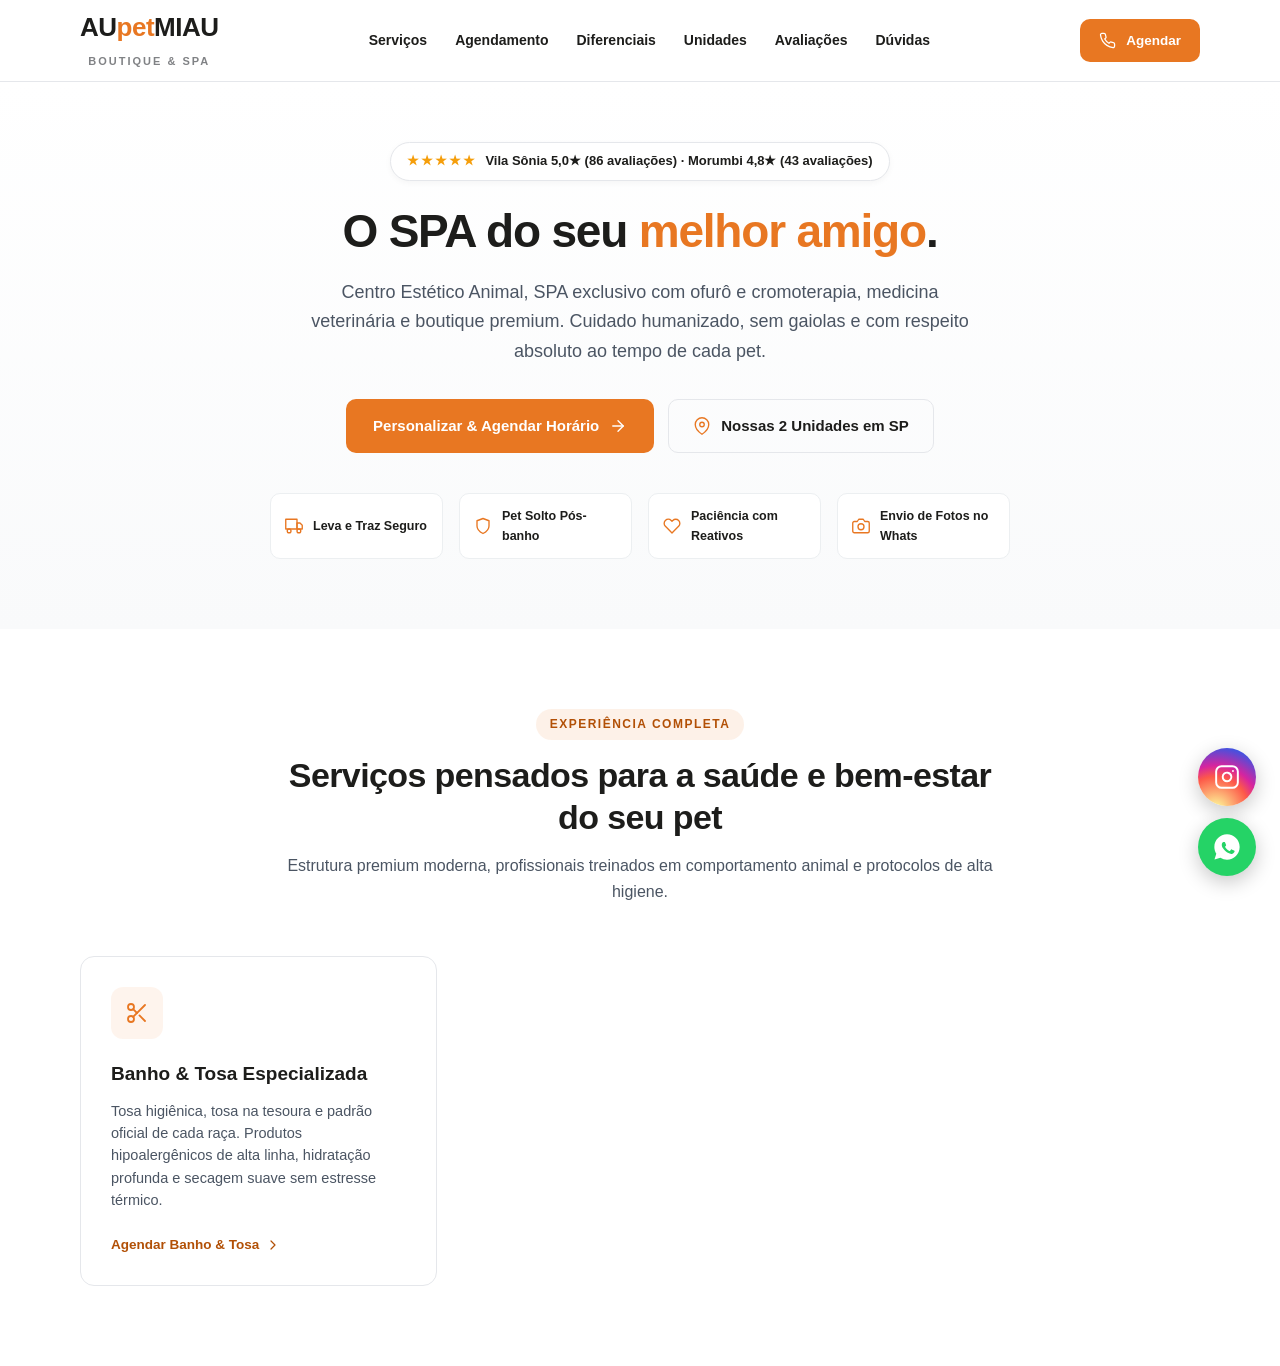
<file: index.part1.html>
<!DOCTYPE html>
<html lang="pt-BR" data-theme="light">
<head>
  <meta charset="UTF-8">
  <meta name="viewport" content="width=device-width, initial-scale=1.0">
  <title>AUpetMIAU Boutique &amp; SPA</title>
  <meta name="description" content="AUpetMIAU Boutique &amp; SPA: banho, tosa, spa pet e medicina veterinária em 2 unidades em São Paulo. 5,0 no Google. Agende pelo WhatsApp.">
  <link rel="icon" type="image/png" href="favicon.png">
  <meta property="og:type" content="website">
  <meta property="og:title" content="AUpetMIAU Boutique & SPA — Banho, Tosa e Cuidado Pet">
  <meta property="og:description" content="AUpetMIAU Boutique &amp; SPA: banho, tosa, spa pet e medicina veterinária em 2 unidades em São Paulo. 5,0 no Google. Agende pelo WhatsApp.">
  <meta property="og:image" content="https://cliente-01-aupetmiau.vercel.app/og-image.jpg">
  <meta property="og:url" content="https://cliente-01-aupetmiau.vercel.app/">
  <meta property="og:locale" content="pt_BR">
  <meta name="twitter:card" content="summary_large_image">
  <script type="application/ld+json">
  {"@context": "https://schema.org", "@type": "PetStore", "name": "AUpetMIAU Boutique & SPA", "image": "https://cliente-01-aupetmiau.vercel.app/og-image.jpg", "url": "https://cliente-01-aupetmiau.vercel.app/", "telephone": "+5511967087583", "address": {"@type": "PostalAddress", "streetAddress": "Rua Mal. Hastimphilo de Moura, 277, loja 2", "addressLocality": "São Paulo", "addressRegion": "SP", "addressCountry": "BR"}, "aggregateRating": {"@type": "AggregateRating", "ratingValue": "5.0", "reviewCount": "86"}}
  </script>
  
  <!-- Basecoat CSS & System Shell -->

  <link rel="stylesheet" href="assets/styles.css">
</head>
<body>

  <!-- Back to Top Button (Canto inferior esquerdo) -->
  <button type="button" id="backToTopBtn" class="back-to-top-btn" aria-label="Voltar ao topo da página">
    <svg class="svg-icon" style="width: 20px; height: 20px; stroke-width: 2.5;" viewBox="0 0 24 24">
      <line x1="12" y1="19" x2="12" y2="5"></line>
      <polyline points="5 12 12 5 19 12"></polyline>
    </svg>
  </button>

  <!-- Floating Official Contact Buttons (Canto inferior direito) -->
  <aside class="floating-buttons-group" aria-label="Contatos rápidos">
    <!-- Instagram Official Floating Button -->
    <a href="https://www.instagram.com/aupetmiau_boutique_spa" target="_blank" rel="noopener noreferrer" class="floating-btn floating-btn-instagram" aria-label="Acompanhe nosso Instagram @aupetmiau_boutique_spa">
      <span class="floating-tooltip">Siga no Instagram</span>
      <svg class="svg-icon" style="stroke: #FFFFFF; width: 26px; height: 26px;" viewBox="0 0 24 24">
        <rect x="2" y="2" width="20" height="20" rx="5" ry="5"></rect>
        <path d="M16 11.37A4 4 0 1 1 12.63 8 4 4 0 0 1 16 11.37z"></path>
        <line x1="17.5" y1="6.5" x2="17.51" y2="6.5"></line>
      </svg>
    </a>

    <!-- WhatsApp Official Floating Button (Padrão: Portal do Morumbi - Principal) -->
    <a href="https://wa.me/5511967087583?text=Ol%C3%A1%21+Vim+pelo+site+da+AUpetMIAU+e+gostaria+de+agendar+um+atendimento." target="_blank" rel="noopener noreferrer" class="floating-btn floating-btn-whatsapp" aria-label="Agende agora pelo WhatsApp">
      <span class="floating-tooltip">Agendar no WhatsApp</span>
      <!-- Official crisp WhatsApp vector icon -->
      <svg style="width: 30px; height: 30px; fill: #FFFFFF;" viewBox="0 0 32 32" aria-hidden="true">
        <path d="M16 2.5C8.544 2.5 2.5 8.544 2.5 16c0 2.652.766 5.127 2.087 7.215L2.64 29.36l6.347-1.921A13.435 13.435 0 0 0 16 29.5c7.456 0 13.5-6.044 13.5-13.5S23.456 2.5 16 2.5zm7.848 18.966c-.328.92-1.636 1.76-2.274 1.874-.616.11-1.397.16-4.04-0.932-3.376-1.394-5.556-4.838-5.724-5.064-.162-.224-1.37-1.824-1.37-3.48 0-1.656.864-2.47 1.172-2.812.308-.342.672-.428.896-.428.224 0 .448.002.644.012.208.01.488-.078.762.58.28.672.952 2.324 1.036 2.492.084.168.14.364.028.588-.112.224-.168.364-.336.56-.168.196-.354.438-.504.588-.168.168-.342.35-.146.686.196.336.874 1.442 1.876 2.336 1.288 1.148 2.374 1.504 2.71 1.672.336.168.532.14.728-.084.196-.224.84-0.98 1.064-1.316.224-.336.448-.28.756-.168.308.112 1.96 0.924 2.296 1.092.336.168.56.252.644.392.084.14.084.812-.244 1.732z"/>
      </svg>
    </a>
  </aside>

  <!-- Site Navigation -->
  <header class="site-header">
    <div class="site-wrap header-inner">
      <a href="#" class="brand-logo" aria-label="AUpetMIAU Boutique e SPA Página Inicial">
        <div class="logo-main">AU<span class="accent">pet</span>MIAU</div>
        <div class="logo-sub">Boutique &amp; Spa</div>
      </a>

      <nav class="nav-links" aria-label="Menu principal">
        <a href="#servicos" class="nav-link">Serviços</a>
        <a href="#agendador" class="nav-link">Agendamento</a>
        <a href="#diferenciais" class="nav-link">Diferenciais</a>
        <a href="#unidades" class="nav-link">Unidades</a>
        <a href="#avaliacoes" class="nav-link">Avaliações</a>
        <a href="#faq" class="nav-link">Dúvidas</a>
      </nav>

      <div class="header-cta-group">
        <a href="https://wa.me/5511967087583?text=Ol%C3%A1%21+Gostaria+de+agendar+um+hor%C3%A1rio+na+AUpetMIAU." target="_blank" rel="noopener noreferrer" class="btn-action" style="padding: 10px 18px; font-size: 13.5px;">
          <!-- Crisp Phone SVG icon -->
          <svg class="svg-icon" style="width: 17px; height: 17px;" viewBox="0 0 24 24">
            <path d="M22 16.92v3a2 2 0 0 1-2.18 2 19.79 19.79 0 0 1-8.63-3.07 19.5 19.5 0 0 1-6-6 19.79 19.79 0 0 1-3.07-8.67A2 2 0 0 1 4.11 2h3a2 2 0 0 1 2 1.72 12.84 12.84 0 0 0 .7 2.81 2 2 0 0 1-.45 2.11L8.09 9.91a16 16 0 0 0 6 6l1.27-1.27a2 2 0 0 1 2.11-.45 12.84 12.84 0 0 0 2.81.7A2 2 0 0 1 22 16.92z"></path>
          </svg>
          <span>Agendar</span>
        </a>
      </div>
    </div>
  </header>

  <main>
    <!-- Hero Section (ATENÇÃO) -->
    <section class="hero-section">
      <div class="site-wrap">
        <div class="hero-content">
          <div class="trust-pill">
            <span class="stars">★★★★★</span>
            <span>Vila Sônia <strong>5,0★</strong> (86 avaliações) · Morumbi <strong>4,8★</strong> (43 avaliações)</span>
          </div>

          <h1 class="hero-title">
            O SPA do seu <span class="accent-stroke">melhor amigo</span>.
          </h1>

          <p class="hero-lead">
            Centro Estético Animal, SPA exclusivo com ofurô e cromoterapia, medicina veterinária e boutique premium. Cuidado humanizado, sem gaiolas e com respeito absoluto ao tempo de cada pet.
          </p>

          <div class="hero-actions">
            <a href="#agendador" class="btn-action">
              <span>Personalizar &amp; Agendar Horário</span>
              <svg class="svg-icon" style="width: 18px; height: 18px;" viewBox="0 0 24 24">
                <line x1="5" y1="12" x2="19" y2="12"></line>
                <polyline points="12 5 19 12 12 19"></polyline>
              </svg>
            </a>
            <a href="#unidades" class="btn-outline">
              <svg class="svg-icon" style="width: 18px; height: 18px; color: var(--accent);" viewBox="0 0 24 24">
                <path d="M21 10c0 7-9 13-9 13s-9-6-9-13a9 9 0 0 1 18 0z"></path>
                <circle cx="12" cy="10" r="3"></circle>
              </svg>
              <span>Nossas 2 Unidades em SP</span>
            </a>
          </div>

          <!-- Hero trust points -->
          <div class="hero-features">
            <div class="hero-feature-item">
              <svg class="svg-icon" viewBox="0 0 24 24">
                <rect x="1" y="3" width="15" height="13"></rect>
                <polygon points="16 8 20 8 23 11 23 16 16 16 16 8"></polygon>
                <circle cx="5.5" cy="18.5" r="2.5"></circle>
                <circle cx="18.5" cy="18.5" r="2.5"></circle>
              </svg>
              <span>Leva e Traz Seguro</span>
            </div>
            <div class="hero-feature-item">
              <svg class="svg-icon" viewBox="0 0 24 24">
                <path d="M12 22s8-4 8-10V5l-8-3-8 3v7c0 6 8 10 8 10z"></path>
              </svg>
              <span>Pet Solto Pós-banho</span>
            </div>
            <div class="hero-feature-item">
              <svg class="svg-icon" viewBox="0 0 24 24">
                <path d="M20.84 4.61a5.5 5.5 0 0 0-7.78 0L12 5.67l-1.06-1.06a5.5 5.5 0 0 0-7.78 7.78l1.06 1.06L12 21.23l7.78-7.78 1.06-1.06a5.5 5.5 0 0 0 0-7.78z"></path>
              </svg>
              <span>Paciência com Reativos</span>
            </div>
            <div class="hero-feature-item">
              <svg class="svg-icon" viewBox="0 0 24 24">
                <path d="M23 19a2 2 0 0 1-2 2H3a2 2 0 0 1-2-2V8a2 2 0 0 1 2-2h4l2-3h6l2 3h4a2 2 0 0 1 2 2z"></path>
                <circle cx="12" cy="13" r="4"></circle>
              </svg>
              <span>Envio de Fotos no Whats</span>
            </div>
          </div>
        </div>
      </div>
    </section>

    <!-- Services Section (INTERESSE) -->
    <section id="servicos">
      <div class="site-wrap">
        <div class="section-header">
          <span class="section-eyebrow">Experiência Completa</span>
          <h2 class="section-title">Serviços pensados para a saúde e bem-estar do seu pet</h2>
          <p class="section-desc">Estrutura premium moderna, profissionais treinados em comportamento animal e protocolos de alta higiene.</p>
        </div>

        <div class="services-grid">
          <!-- Card 1 -->
          <article class="service-card">
            <div class="service-icon-box" aria-hidden="true">
              <svg class="svg-icon" viewBox="0 0 24 24">
                <circle cx="6" cy="6" r="3"></circle>
                <circle cx="6" cy="18" r="3"></circle>
                <line x1="20" y1="4" x2="8.12" y2="15.88"></line>
                <line x1="14.47" y1="14.48" x2="20" y2="20"></line>
                <line x1="8.12" y1="8.12" x2="12" y2="12"></line>
              </svg>
            </div>
            <h3>Banho &amp; Tosa Especializada</h3>
            <p>Tosa higiênica, tosa na tesoura e padrão oficial de cada raça. Produtos hipoalergênicos de alta linha, hidratação profunda e secagem suave sem estresse térmico.</p>
            <a href="https://wa.me/5511967087583?text=Ol%C3%A1%21+Gostaria+de+agendar+o+Banho+e+Tosa+para+o+meu+pet." target="_blank" rel="noopener noreferrer" class="card-cta">
              <span>Agendar Banho &amp; Tosa</span>
              <svg class="svg-icon" style="width: 16px; height: 16px;" viewBox="0 0 24 24"><polyline points="9 18 15 12 9 6"></polyline></svg>
            </a>
          </article>
</file>
<file: assets/styles.css>
:root {
      --accent: #E87722;
      --accent-hover: #D26514;
      --accent-text: #B25006;
      --accent-contrast: #FFFFFF;
      --brand-dark: #1D1D1B;
      --brand-gray: #808285;
      --brand-light-gray: #F8F9FA;
      --border-color: #E5E7EB;
      --radius: 14px;
      --font-stack: -apple-system, BlinkMacSystemFont, "Segoe UI", Roboto, "Helvetica Neue", Arial, sans-serif;
    }

    * {
      box-sizing: border-box;
      margin: 0;
      padding: 0;
    }

    body {
      font-family: var(--font-stack);
      color: var(--brand-dark);
      background-color: #FFFFFF;
      line-height: 1.6;
      overflow-x: hidden;
      -webkit-font-smoothing: antialiased;
    }

    /* Container & Layout */
    .site-wrap {
      max-width: 1200px;
      margin: 0 auto;
      padding: 0 24px;
    }

    @media (min-width: 1024px) {
      .site-wrap {
        padding: 0 40px;
      }
    }

    section {
      padding: 80px 0;
      position: relative;
    }

    @media (max-width: 768px) {
      section {
        padding: 52px 0;
      }
    }

    /* Typography & Logo */
    .brand-logo {
      display: inline-flex;
      flex-direction: column;
      text-decoration: none;
      line-height: 1;
    }

    .brand-logo .logo-main {
      font-size: 26px;
      font-weight: 800;
      letter-spacing: -0.5px;
      color: var(--brand-dark);
    }

    .brand-logo .logo-main span.accent {
      color: var(--accent);
      font-weight: 900;
    }

    .brand-logo .logo-sub {
      font-size: 11px;
      letter-spacing: 2px;
      text-transform: uppercase;
      color: var(--brand-gray);
      margin-top: 4px;
      font-weight: 600;
    }

    .section-header {
      text-align: center;
      max-width: 720px;
      margin: 0 auto 52px auto;
    }

    .section-eyebrow {
      display: inline-block;
      font-size: 12px;
      font-weight: 700;
      text-transform: uppercase;
      letter-spacing: 1.5px;
      color: var(--accent-text);
      background: rgba(232, 119, 34, 0.1);
      padding: 6px 14px;
      border-radius: 999px;
      margin-bottom: 14px;
    }

    .section-title {
      font-size: 34px;
      font-weight: 800;
      color: var(--brand-dark);
      line-height: 1.25;
      letter-spacing: -0.6px;
      margin-bottom: 14px;
    }

    @media (max-width: 768px) {
      .section-title {
        font-size: 26px;
      }
    }

    .section-desc {
      font-size: 16px;
      color: #4B5563;
      line-height: 1.6;
    }

    /* Crisp SVG icons helper */
    .svg-icon {
      display: inline-block;
      width: 24px;
      height: 24px;
      stroke-width: 1.8;
      stroke: currentColor;
      fill: none;
      stroke-linecap: round;
      stroke-linejoin: round;
      vertical-align: middle;
      flex-shrink: 0;
    }

    /* Buttons */
    .btn-action {
      display: inline-flex;
      align-items: center;
      justify-content: center;
      gap: 10px;
      background-color: var(--accent);
      color: var(--accent-contrast);
      font-weight: 700;
      font-size: 15px;
      padding: 14px 26px;
      border-radius: 10px;
      text-decoration: none;
      transition: all 0.2s ease;
      border: 1px solid transparent;
      cursor: pointer;
    }

    .btn-action:hover {
      background-color: var(--accent-hover);
      transform: translateY(-1px);
      box-shadow: 0 4px 14px rgba(232, 119, 34, 0.3);
    }

    .btn-action:focus-visible {
      outline: 3px solid rgba(232, 119, 34, 0.4);
      outline-offset: 2px;
    }

    .btn-outline {
      display: inline-flex;
      align-items: center;
      justify-content: center;
      gap: 10px;
      background-color: transparent;
      color: var(--brand-dark);
      border: 1.5px solid var(--border-color);
      font-weight: 600;
      font-size: 15px;
      padding: 14px 24px;
      border-radius: 10px;
      text-decoration: none;
      transition: all 0.2s ease;
    }

    .btn-outline:hover {
      border-color: var(--brand-dark);
      background-color: #FAFAFA;
      color: var(--brand-dark);
    }

    .btn-outline:focus-visible {
      outline: 3px solid rgba(29, 29, 27, 0.3);
      outline-offset: 2px;
    }

    .btn-whatsapp-official {
      background-color: #25D366;
      color: #FFFFFF;
      font-weight: 700;
      display: inline-flex;
      align-items: center;
      justify-content: center;
      gap: 10px;
      padding: 14px 24px;
      border-radius: 10px;
      text-decoration: none;
      transition: all 0.2s ease;
      border: none;
    }

    .btn-whatsapp-official:hover {
      background-color: #20BD5A;
      transform: translateY(-1px);
      box-shadow: 0 6px 18px rgba(37, 211, 102, 0.35);
    }

    /* Header Nav */
    header.site-header {
      position: sticky;
      top: 0;
      background: rgba(255, 255, 255, 0.95);
      backdrop-filter: blur(8px);
      -webkit-backdrop-filter: blur(8px);
      border-bottom: 1px solid var(--border-color);
      z-index: 99;
      padding: 14px 0;
    }

    .header-inner {
      display: flex;
      align-items: center;
      justify-content: space-between;
    }

    .nav-links {
      display: none;
      gap: 28px;
      align-items: center;
    }

    @media (min-width: 860px) {
      .nav-links {
        display: flex;
      }
    }

    .nav-link {
      font-size: 14px;
      font-weight: 600;
      color: var(--brand-dark);
      text-decoration: none;
      transition: color 0.15s ease;
    }

    .nav-link:hover {
      color: var(--accent);
    }

    .header-cta-group {
      display: flex;
      align-items: center;
      gap: 12px;
    }

    /* Hero Section */
    .hero-section {
      padding: 60px 0 70px 0;
      background: linear-gradient(180deg, #FFFFFF 0%, #F9FAFB 100%);
    }

    .hero-grid {
      display: grid;
      grid-template-columns: 1fr;
      gap: 40px;
      align-items: center;
    }

    .hero-content {
      max-width: 800px;
      margin: 0 auto;
      text-align: center;
    }

    .trust-pill {
      display: inline-flex;
      align-items: center;
      gap: 8px;
      background-color: #FFFFFF;
      border: 1px solid #E5E7EB;
      padding: 8px 16px;
      border-radius: 999px;
      font-size: 13px;
      font-weight: 600;
      color: var(--brand-dark);
      margin-bottom: 24px;
      box-shadow: 0 2px 6px rgba(0, 0, 0, 0.04);
    }

    .trust-pill .stars {
      color: #F59E0B;
      letter-spacing: 2px;
    }

    .hero-title {
      font-size: 46px;
      font-weight: 900;
      letter-spacing: -1.2px;
      line-height: 1.15;
      color: var(--brand-dark);
      margin-bottom: 20px;
    }

    @media (max-width: 768px) {
      .hero-title {
        font-size: 32px;
        letter-spacing: -0.5px;
      }
    }

    .hero-title span.accent-stroke {
      color: var(--accent);
      position: relative;
    }

    .hero-lead {
      font-size: 18px;
      color: #4B5563;
      line-height: 1.65;
      margin-bottom: 32px;
      max-width: 680px;
      margin-left: auto;
      margin-right: auto;
    }

    @media (max-width: 768px) {
      .hero-lead {
        font-size: 16px;
      }
    }

    .hero-actions {
      display: flex;
      flex-wrap: wrap;
      justify-content: center;
      gap: 14px;
      margin-bottom: 40px;
    }

    .hero-features {
      display: grid;
      grid-template-columns: repeat(2, 1fr);
      gap: 16px;
      max-width: 740px;
      margin: 0 auto;
      text-align: left;
    }

    @media (min-width: 640px) {
      .hero-features {
        grid-template-columns: repeat(4, 1fr);
      }
    }

    .hero-feature-item {
      display: flex;
      align-items: center;
      gap: 10px;
      background: #FFFFFF;
      padding: 12px 14px;
      border-radius: 10px;
      border: 1px solid #ECEFF1;
      font-size: 12.5px;
      font-weight: 600;
      color: var(--brand-dark);
    }

    .hero-feature-item .svg-icon {
      color: var(--accent);
      width: 18px;
      height: 18px;
    }

    /* Services Section */
    .services-grid {
      display: grid;
      grid-template-columns: 1fr;
      gap: 24px;
    }

    @media (min-width: 640px) {
      .services-grid {
        grid-template-columns: repeat(2, 1fr);
      }
    }

    @media (min-width: 1024px) {
      .services-grid {
        grid-template-columns: repeat(3, 1fr);
      }
    }

    .service-card {
      background: #FFFFFF;
      border: 1px solid var(--border-color);
      border-radius: var(--radius);
      padding: 30px;
      transition: transform 0.2s ease, box-shadow 0.2s ease, border-color 0.2s ease;
      display: flex;
      flex-direction: column;
      height: 100%;
    }

    .service-card:hover {
      transform: translateY(-3px);
      border-color: #D1D5DB;
      box-shadow: 0 12px 28px rgba(0, 0, 0, 0.05);
    }

    .service-icon-box {
      width: 52px;
      height: 52px;
      border-radius: 12px;
      background-color: rgba(232, 119, 34, 0.08);
      color: var(--accent);
      display: flex;
      align-items: center;
      justify-content: center;
      margin-bottom: 20px;
    }

    .service-card h3 {
      font-size: 19px;
      font-weight: 700;
      color: var(--brand-dark);
      margin-bottom: 10px;
    }

    .service-card p {
      font-size: 14.5px;
      color: #4B5563;
      line-height: 1.55;
      margin-bottom: 22px;
      flex-grow: 1;
    }

    .service-card .card-cta {
      display: inline-flex;
      align-items: center;
      gap: 6px;
      color: var(--accent-text);
      font-weight: 700;
      font-size: 13.5px;
      text-decoration: none;
      transition: gap 0.2s ease;
    }

    .service-card .card-cta:hover {
      gap: 10px;
      color: var(--accent);
    }

    /* Interactive WhatsApp Booking Configurator */
    .configurator-section {
      background-color: #F9FAFB;
      border-top: 1px solid var(--border-color);
      border-bottom: 1px solid var(--border-color);
    }

    .booking-builder-card {
      background: #FFFFFF;
      border: 1px solid var(--border-color);
      border-radius: 18px;
      box-shadow: 0 10px 30px rgba(0, 0, 0, 0.04);
      padding: 36px;
      max-width: 860px;
      margin: 0 auto;
    }

    @media (max-width: 640px) {
      .booking-builder-card {
        padding: 24px 18px;
      }
    }

    .config-step {
      margin-bottom: 28px;
    }

    .config-step-label {
      font-size: 13px;
      font-weight: 700;
      text-transform: uppercase;
      letter-spacing: 0.8px;
      color: var(--brand-gray);
      margin-bottom: 12px;
      display: block;
    }

    .pill-selector-group {
      display: flex;
      flex-wrap: wrap;
      gap: 10px;
    }

    .choice-pill {
      background: #F3F4F6;
      border: 1.5px solid transparent;
      color: var(--brand-dark);
      padding: 9px 18px;
      border-radius: 999px;
      font-size: 13.5px;
      font-weight: 600;
      cursor: pointer;
      transition: all 0.15s ease;
      user-select: none;
    }

    .choice-pill:hover {
      background: #E5E7EB;
    }

    .choice-pill.selected {
      background-color: rgba(232, 119, 34, 0.1);
      border-color: var(--accent);
      color: var(--accent-text);
      font-weight: 700;
    }

    .custom-service-wrap {
      margin-top: 14px;
      display: none;
      animation: fadeInCustom 0.2s ease;
    }

    .custom-service-wrap.active {
      display: block;
    }

    @keyframes fadeInCustom {
      from { opacity: 0; transform: translateY(-4px); }
      to { opacity: 1; transform: translateY(0); }
    }

    .choice-pill:focus-visible {
      outline: 2px solid var(--accent);
      outline-offset: 2px;
    }

    .input-field-custom {
      width: 100%;
      max-width: 420px;
      padding: 12px 16px;
      font-size: 14.5px;
      font-family: inherit;
      border: 1.5px solid var(--border-color);
      border-radius: 10px;
      color: var(--brand-dark);
      background-color: #FFFFFF;
      outline: none;
      transition: border-color 0.15s ease;
    }

    .input-field-custom:focus {
      border-color: var(--accent);
      box-shadow: 0 0 0 3px rgba(232, 119, 34, 0.15);
    }

    .message-preview-box {
      background: #F8FAFC;
      border: 1px dashed #CBD5E1;
      border-radius: 12px;
      padding: 16px 20px;
      font-size: 13.5px;
      color: #334155;
      margin-bottom: 24px;
      white-space: pre-line;
      line-height: 1.6;
    }

    .message-preview-box strong {
      color: var(--brand-dark);
    }

    /* Differentials */
    .differentials-grid {
      display: grid;
      grid-template-columns: 1fr;
      gap: 20px;
    }

    @media (min-width: 640px) {
      .differentials-grid {
        grid-template-columns: repeat(2, 1fr);
      }
    }

    @media (min-width: 1024px) {
      .differentials-grid {
        grid-template-columns: repeat(4, 1fr);
      }
    }

    .diff-card {
      background: #FFFFFF;
      border: 1px solid var(--border-color);
      border-radius: var(--radius);
      padding: 24px;
      transition: transform 0.2s ease, border-color 0.2s ease;
    }

    .diff-card:hover {
      border-color: var(--accent);
      transform: translateY(-2px);
    }

    .diff-icon {
      width: 42px;
      height: 42px;
      border-radius: 10px;
      background: rgba(232, 119, 34, 0.08);
      color: var(--accent);
      display: flex;
      align-items: center;
      justify-content: center;
      margin-bottom: 16px;
    }

    .diff-card h4 {
      font-size: 16px;
      font-weight: 700;
      color: var(--brand-dark);
      margin-bottom: 6px;
    }

    .diff-card p {
      font-size: 13.5px;
      color: #55595C;
      line-height: 1.5;
    }

    /* About Section */
    .about-section {
      background: #FFFFFF;
    }

    .about-card {
      background: #F9FAFB;
      border: 1px solid var(--border-color);
      border-radius: 20px;
      padding: 48px;
    }

    @media (max-width: 768px) {
      .about-card {
        padding: 28px 20px;
      }
    }

    .about-content-inner {
      max-width: 840px;
      margin: 0 auto;
    }

    .about-content-inner h3 {
      font-size: 28px;
      font-weight: 800;
      letter-spacing: -0.5px;
      color: var(--brand-dark);
      margin-bottom: 20px;
    }

    .about-content-inner p {
      font-size: 16px;
      color: #4B5563;
      margin-bottom: 18px;
      line-height: 1.7;
    }

    .about-highlight-box {
      margin-top: 28px;
      background: #FFFFFF;
      border-left: 4px solid var(--accent);
      padding: 16px 20px;
      border-radius: 0 8px 8px 0;
      font-size: 14.5px;
      color: var(--brand-dark);
      font-weight: 600;
    }

    /* Units Section */
    .units-grid {
      display: grid;
      grid-template-columns: 1fr;
      gap: 30px;
    }

    @media (min-width: 768px) {
      .units-grid {
        grid-template-columns: repeat(2, 1fr);
      }
    }

    .unit-card {
      background: #FFFFFF;
      border: 1.5px solid var(--border-color);
      border-radius: 18px;
      padding: 32px;
      display: flex;
      flex-direction: column;
      justify-content: space-between;
      position: relative;
      transition: box-shadow 0.2s ease, border-color 0.2s ease;
    }

    .unit-card:hover {
      border-color: #CBD5E1;
      box-shadow: 0 10px 24px rgba(0, 0, 0, 0.04);
    }

    .unit-badge {
      display: inline-flex;
      align-items: center;
      gap: 6px;
      background: #FEF3C7;
      color: #92400E;
      font-size: 12px;
      font-weight: 700;
      padding: 4px 12px;
      border-radius: 999px;
      margin-bottom: 16px;
      width: fit-content;
    }

    .unit-card h3 {
      font-size: 22px;
      font-weight: 800;
      color: var(--brand-dark);
      margin-bottom: 12px;
    }

    .unit-info-list {
      list-style: none;
      margin-bottom: 26px;
    }

    .unit-info-item {
      display: flex;
      gap: 12px;
      align-items: flex-start;
      margin-bottom: 12px;
      font-size: 14px;
      color: #4B5563;
    }

    .unit-info-item .svg-icon {
      color: var(--accent);
      width: 18px;
      height: 18px;
      margin-top: 3px;
    }

    .unit-actions {
      display: flex;
      flex-direction: column;
      gap: 10px;
    }

    @media (min-width: 480px) {
      .unit-actions {
        flex-direction: row;
      }
      .unit-actions a {
        flex: 1;
      }
    }

    /* Reviews Section & Interactive Carousel */
    .reviews-section {
      background-color: #FAFAFA;
      border-top: 1px solid var(--border-color);
      border-bottom: 1px solid var(--border-color);
    }

    .reviews-stats-bar {
      display: flex;
      flex-wrap: wrap;
      justify-content: center;
      gap: 20px;
      margin-bottom: 36px;
    }

    .stat-badge {
      background: #FFFFFF;
      border: 1px solid var(--border-color);
      padding: 10px 20px;
      border-radius: 999px;
      font-size: 14px;
      font-weight: 600;
      display: inline-flex;
      align-items: center;
      gap: 8px;
    }

    .stat-badge .star-rating {
      color: #F59E0B;
      font-weight: 800;
    }

    .carousel-container {
      position: relative;
      overflow: hidden;
      padding: 10px 0 20px 0;
    }

    .carousel-track {
      display: flex;
      transition: transform 0.9s cubic-bezier(0.25, 0.8, 0.25, 1);
      will-change: transform;
    }

    .review-slide {
      flex: 0 0 100%;
      padding: 0 10px;
    }

    @media (min-width: 640px) {
      .review-slide {
        flex: 0 0 50%;
      }
    }

    @media (min-width: 1024px) {
      .review-slide {
        flex: 0 0 33.333%;
      }
    }

    .review-card {
      background: #FFFFFF;
      border: 1px solid var(--border-color);
      border-radius: var(--radius);
      padding: 26px;
      height: 100%;
      display: flex;
      flex-direction: column;
      justify-content: space-between;
      box-shadow: 0 2px 6px rgba(0, 0, 0, 0.02);
    }

    .review-stars {
      color: #F59E0B;
      font-size: 16px;
      letter-spacing: 2px;
      margin-bottom: 12px;
    }

    .review-text {
      font-size: 14px;
      color: #374151;
      line-height: 1.6;
      margin-bottom: 20px;
      font-style: italic;
      flex-grow: 1;
    }

    .review-author {
      font-size: 14px;
      font-weight: 700;
      color: var(--brand-dark);
      margin-bottom: 4px;
    }

    .review-source {
      font-size: 12px;
      color: var(--brand-gray);
      display: flex;
      justify-content: space-between;
      align-items: center;
    }

    .review-source a {
      color: var(--accent-text);
      text-decoration: none;
      font-weight: 600;
      display: inline-flex;
      align-items: center;
      gap: 4px;
    }

    .review-source a:hover {
      text-decoration: underline;
    }

    .carousel-controls {
      display: flex;
      justify-content: center;
      align-items: center;
      gap: 16px;
      margin-top: 26px;
    }

    .carousel-btn {
      width: 42px;
      height: 42px;
      border-radius: 50%;
      border: 1.5px solid var(--border-color);
      background: #FFFFFF;
      color: var(--brand-dark);
      display: flex;
      align-items: center;
      justify-content: center;
      cursor: pointer;
      transition: all 0.2s ease;
    }

    .carousel-btn:hover {
      border-color: var(--brand-dark);
      background: #F3F4F6;
    }

    .carousel-btn:focus-visible {
      outline: 2px solid var(--accent);
      outline-offset: 2px;
    }

    .carousel-indicators {
      display: flex;
      gap: 6px;
    }

    .carousel-dot {
      width: 8px;
      height: 8px;
      border-radius: 999px;
      background-color: #D1D5DB;
      border: none;
      cursor: pointer;
      padding: 0;
      transition: all 0.2s ease;
    }

    .carousel-dot.active {
      width: 24px;
      background-color: var(--accent);
    }

    /* FAQ Section */
    .faq-list {
      max-width: 780px;
      margin: 0 auto;
      display: flex;
      flex-direction: column;
      gap: 14px;
    }

    .faq-item {
      border: 1px solid var(--border-color);
      border-radius: 12px;
      background: #FFFFFF;
      overflow: hidden;
      transition: border-color 0.2s ease;
    }

    .faq-item:hover {
      border-color: #CBD5E1;
    }

    .faq-trigger {
      width: 100%;
      text-align: left;
      padding: 20px 24px;
      background: transparent;
      border: none;
      font-size: 16px;
      font-weight: 700;
      color: var(--brand-dark);
      display: flex;
      justify-content: space-between;
      align-items: center;
      cursor: pointer;
      gap: 12px;
    }

    .faq-trigger:focus-visible {
      outline: 2px solid var(--accent);
      outline-offset: -2px;
    }

    .faq-trigger .chevron {
      transition: transform 0.25s ease;
      color: var(--brand-gray);
      flex-shrink: 0;
    }

    .faq-item.open .faq-trigger .chevron {
      transform: rotate(180deg);
      color: var(--accent);
    }

    .faq-content {
      display: none;
      padding: 0 24px 22px 24px;
      font-size: 14.5px;
      color: #4B5563;
      line-height: 1.6;
    }

    .faq-item.open .faq-content {
      display: block;
    }

    /* Final CTA Banner */
    .cta-final-section {
      background: linear-gradient(135deg, #1D1D1B 0%, #2B2B28 100%);
      color: #FFFFFF;
      text-align: center;
      padding: 80px 0;
    }

    .cta-final-content {
      max-width: 720px;
      margin: 0 auto;
    }

    .cta-final-content h2 {
      font-size: 38px;
      font-weight: 800;
      letter-spacing: -0.8px;
      line-height: 1.2;
      margin-bottom: 16px;
      color: #FFFFFF;
    }

    @media (max-width: 640px) {
      .cta-final-content h2 {
        font-size: 28px;
      }
    }

    .cta-final-content p {
      font-size: 17px;
      color: #D1D5DB;
      margin-bottom: 32px;
    }

    /* Footer */
    footer.site-footer {
      background-color: #111827;
      color: #9CA3AF;
      padding: 60px 0 30px 0;
      font-size: 14px;
    }

    .footer-grid {
      display: grid;
      grid-template-columns: 1fr;
      gap: 40px;
      margin-bottom: 40px;
    }

    @media (min-width: 768px) {
      .footer-grid {
        grid-template-columns: 2fr 1fr 1fr;
      }
    }

    .footer-brand .logo-main {
      color: #FFFFFF;
    }

    .footer-desc {
      margin-top: 14px;
      max-width: 380px;
      line-height: 1.6;
    }

    .footer-title {
      font-size: 14px;
      font-weight: 700;
      color: #FFFFFF;
      letter-spacing: 0.5px;
      margin-bottom: 16px;
      text-transform: uppercase;
    }

    .footer-links {
      list-style: none;
      display: flex;
      flex-direction: column;
      gap: 10px;
    }

    .footer-links a {
      color: #9CA3AF;
      text-decoration: none;
      transition: color 0.15s ease;
    }

    .footer-links a:hover {
      color: #FFFFFF;
    }

    .footer-bottom {
      border-top: 1px solid #1F2937;
      padding-top: 24px;
      text-align: center;
      font-size: 13px;
      color: #6B7280;
    }

    /* Floating CTA Badges (WhatsApp & Instagram) - padrao Metropole */
    .floating-buttons-group {
      position: fixed;
      bottom: 24px;
      right: 24px;
      display: flex;
      flex-direction: column;
      gap: 12px;
      z-index: 1000;
    }

    .floating-btn {
      width: 58px;
      height: 58px;
      border-radius: 50%;
      display: flex;
      align-items: center;
      justify-content: center;
      box-shadow: 0 6px 20px rgba(0,0,0,0.22);
      transition: transform 0.2s ease, box-shadow 0.2s ease;
      text-decoration: none;
      position: relative;
    }

    .floating-btn:hover {
      transform: scale(1.08);
      box-shadow: 0 8px 24px rgba(0,0,0,0.3);
    }

    .floating-btn:focus-visible {
      outline: 3px solid #E87722;
      outline-offset: 3px;
    }

    .floating-btn-whatsapp {
      background: #25D366;
    }

    .floating-btn-instagram {
      background: radial-gradient(circle at 30% 107%, #fdf497 0%, #fdf497 5%, #fd5949 45%, #d6249f 60%, #285AEB 90%);
    }

    .floating-tooltip {
      position: absolute;
      right: 70px;
      background: #1D1D1B;
      color: #FFFFFF;
      font-size: 12px;
      font-weight: 600;
      padding: 6px 12px;
      border-radius: 6px;
      white-space: nowrap;
      pointer-events: none;
      opacity: 0;
      transform: translateX(6px);
      transition: opacity 0.2s ease, transform 0.2s ease;
    }

    .floating-btn:hover .floating-tooltip {
      opacity: 1;
      transform: translateX(0);
    }

    @media (max-width: 640px) {
      .floating-buttons-group {
        bottom: 18px;
        right: 18px;
      }
      .floating-btn {
        width: 52px;
        height: 52px;
      }
      .floating-tooltip {
        display: none;
      }
    }

    /* Back to Top Button */
    .back-to-top-btn {
      position: fixed;
      bottom: 24px;
      left: 24px;
      width: 48px;
      height: 48px;
      border-radius: 50%;
      background-color: var(--brand-dark);
      color: #FFFFFF;
      border: 1px solid rgba(255, 255, 255, 0.15);
      display: flex;
      align-items: center;
      justify-content: center;
      cursor: pointer;
      z-index: 1000;
      opacity: 0;
      visibility: hidden;
      transform: translateY(12px);
      transition: opacity 0.25s ease, transform 0.25s ease, background-color 0.2s ease, visibility 0.25s ease;
      box-shadow: 0 4px 14px rgba(0, 0, 0, 0.22);
    }

    .back-to-top-btn.visible {
      opacity: 1;
      visibility: visible;
      transform: translateY(0);
    }

    .back-to-top-btn:hover {
      background-color: var(--accent);
      color: #FFFFFF;
      transform: translateY(-2px);
      box-shadow: 0 6px 18px rgba(232, 119, 34, 0.35);
    }

    .back-to-top-btn:focus-visible {
      outline: 3px solid var(--accent);
      outline-offset: 3px;
    }

    @media (max-width: 640px) {
      .back-to-top-btn {
        bottom: 18px;
        left: 18px;
        width: 44px;
        height: 44px;
      }
    }
  

    /* ===== Logo integrado ao site (padrao v3) ===== */
    .brand-logo {
      display: inline-flex;
      align-items: center;
      gap: 12px;
      text-decoration: none;
      line-height: 1;
      transition: opacity 0.2s ease;
    }

    .brand-logo:hover {
      opacity: 0.85;
    }

    .brand-logo-img {
      width: 64px;
      height: 64px;
      object-fit: contain;
      flex-shrink: 0;
      border-radius: 50%;
      display: block;
    }

    .brand-logo-img-wide {
      width: auto;
      height: 56px;
      border-radius: 0;
    }

    .brand-logo-text {
      display: flex;
      flex-direction: column;
      justify-content: center;
      line-height: 1.1;
    }

    .brand-logo-img-footer {
      width: 56px;
      height: 56px;
    }

    .brand-logo-img-wide.brand-logo-img-footer {
      width: auto;
      height: 48px;
    }

    @media (max-width: 640px) {
      .brand-logo-img {
        width: 48px;
        height: 48px;
      }

      .brand-logo-img-wide {
        height: 44px;
      }

      .brand-logo-img-footer {
        width: 48px;
        height: 48px;
      }

      .brand-logo-img-wide.brand-logo-img-footer {
        width: auto;
        height: 40px;
      }
    }

    /* ===== Hero brand heroico (padrao Abelhinha) ===== */
    .hero-brand-heroic {
      display: inline-flex;
      align-items: center;
      gap: 1.5rem;
      background: #FFFFFF;
      padding: 0.85rem 2rem 0.85rem 0.85rem;
      border-radius: 999px;
      border: 2px solid var(--accent, #E87722);
      box-shadow: 0 10px 30px rgba(0, 0, 0, 0.08);
      margin-bottom: 2rem;
      transition: transform 0.2s ease, box-shadow 0.2s ease;
    }

    .hero-brand-heroic:hover {
      transform: translateY(-2px);
      box-shadow: 0 14px 36px rgba(0, 0, 0, 0.12);
    }

    .hero-avatar-badge {
      width: 160px;
      height: 160px;
      display: flex;
      align-items: center;
      justify-content: center;
      flex-shrink: 0;
      position: relative;
    }

    .hero-logo-img {
      width: 160px;
      height: 160px;
      object-fit: contain;
      display: block;
      transition: transform 0.3s ease;
    }

    .hero-brand-heroic:hover .hero-logo-img {
      transform: scale(1.05);
    }

    .hero-logo-img-wide {
      width: auto;
      max-width: 260px;
      height: 120px;
    }

    .hero-brand-titles {
      text-align: left;
      line-height: 1.15;
    }

    .hero-brand-title {
      font-size: 1.85rem;
      font-weight: 900;
      letter-spacing: -0.02em;
      display: block;
      color: var(--brand-dark, #1D1D1B);
    }

    .hero-brand-title span {
      color: var(--accent, #E87722);
    }

    .hero-brand-tagline {
      font-size: 0.875rem;
      font-weight: 800;
      text-transform: uppercase;
      letter-spacing: 0.12em;
      color: var(--accent-text, #B25006);
      display: block;
      margin-top: 4px;
    }

    @media (max-width: 640px) {
      .hero-brand-heroic {
        flex-direction: column;
        border-radius: 28px;
        padding: 1.25rem 1.5rem;
        gap: 0.85rem;
        text-align: center;
      }

      .hero-avatar-badge {
        width: 120px;
        height: 120px;
      }

      .hero-logo-img {
        width: 120px;
        height: 120px;
      }

      .hero-logo-img-wide {
        height: 90px;
        max-width: 200px;
      }

      .hero-brand-titles {
        text-align: center;
      }
    }

    /* ===== Efeitos de rolagem (reveal suave) ===== */
    .reveal {
      opacity: 0;
      transform: translateY(24px);
      transition: opacity 0.6s ease, transform 0.6s ease;
      will-change: opacity, transform;
    }

    .reveal.visible {
      opacity: 1;
      transform: translateY(0);
    }

    .reveal-delay-1 { transition-delay: 0.1s; }
    .reveal-delay-2 { transition-delay: 0.2s; }
    .reveal-delay-3 { transition-delay: 0.3s; }

    @media (prefers-reduced-motion: reduce) {
      .reveal {
        opacity: 1;
        transform: none;
        transition: none;
      }
    }

    /* Header ganha sombra ao rolar */
    header.site-header.scrolled,
    .header-nav.scrolled {
      box-shadow: 0 4px 20px rgba(0, 0, 0, 0.08);
    }
</file>
